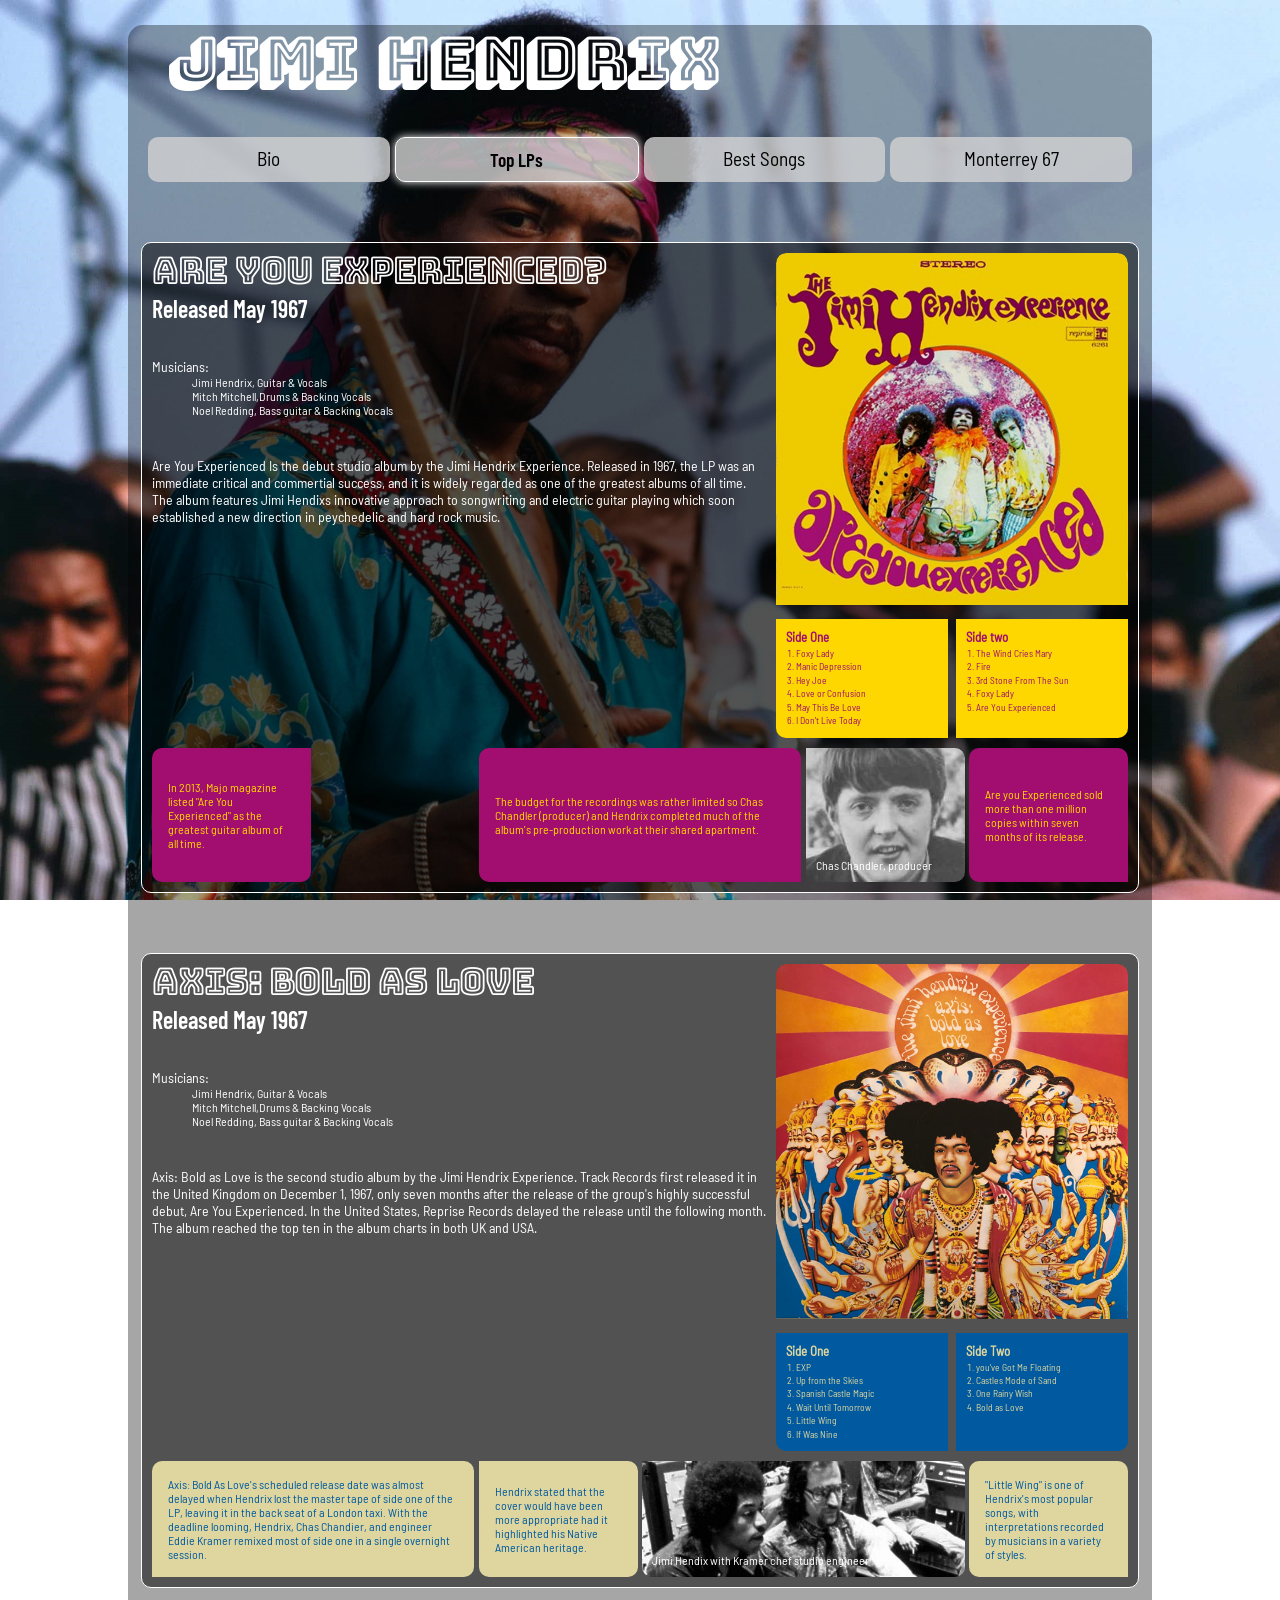
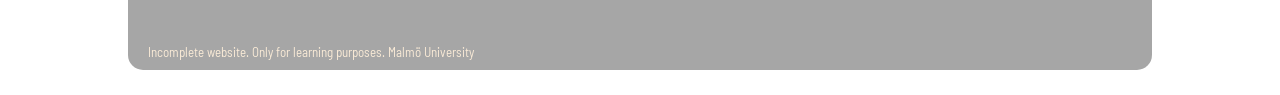
<file: index.html>
<!DOCTYPE html>
<html lang="en">

<head>
    <meta charset="UTF-8">
    <meta name="viewport" content="width=device-width, initial-scale=1.0">
    <link rel="stylesheet" href="index.css">
    <title>Jimi Hendrix</title>
</head>

<body>
    <!--WORD WRAP-->
    <main>

        <header>
            <div>
                <h1>JIMI HENDRIX</h1>
                <div>
                    <a href="#">Bio</a>
                    <a href="#">Top LPs</a>
                    <a href="#">Best Songs</a>
                    <a href="#">Monterrey 67</a>
                </div>
            </div>
        </header>
        <article class="album album-purple">
            <section >
                <div>
                    <h1>ARE YOU EXPERIENCED?</h1>
                    <h2>Released May 1967</h2>

                    <p>Musicians:</p>
                    <ul>
                        <li>Jimi Hendrix, Guitar & Vocals</li>
                        <li>Mitch Mitchell,Drums & Backing Vocals</li>
                        <li>Noel Redding, Bass guitar & Backing Vocals</li>
                    </ul>
                    <p>Are You Experienced Is the debut studio album by the Jimi Hendrix Experience. Released in 1967,
                        the LP was an immediate critical and commertial success, and it is widely regarded as one of the
                        greatest albums of all time. The album features Jimi Hendixs innovative approach to songwriting
                        and electric guitar playing which soon established a new direction in peychedelic and hard rock
                        music.</p>
                </div>
                <aside>
                    <div class="img-container">
                        <img src="images/the jimi.jpg">
                    </div>
                    
                    <nav>
                        <div>
                            <h3>Side One</h3>
                            <ol>
                                <li>Foxy Lady</li>
                                <li>Manic Depression</li>
                                <li>Hey Joe</li>
                                <li>Love or Confusion</li>
                                <li>May This Be Love</li>
                                <li>I Don't Live Today</li>
                            </ol>
                        </div>
                        <div>
                            <h3>Side two</h3>
                            <ol>
                                <li>The Wind Cries Mary</li>
                                <li>Fire</li>
                                <li>3rd Stone From The Sun</li>
                                <li>Foxy Lady</li>
                                <li>Are You Experienced</li>
                            </ol>
                        </div>
                    </nav>
                </aside>
            </section>
            <section>
                <div>
                    <p>
                        In 2013, Majo magazine listed "Are You Experienced" as the greatest guitar album of all time.
                    </p>
                </div>
                <div></div>
                <div>
                    <p>
                        The budget for the recordings was rather limited so Chas Chandler (producer) and Hendrix
                        completed much of the album's pre-production work at their shared apartment.
                    </p>
                </div>
                <div>
                    <p>
                        Chas Chandler, producer
                    </p>
                </div>
                <div>
                    <p>
                        Are you Experienced sold more than one million copies within seven months of its release.
                    </p>
                </div>
            </section>
        </article>

        <article class="album album-blue">
            <section>
                <div>
                    <h1>AXIS: BOLD AS LOVE</h1>
                    <h2>Released May 1967</h2>

                    <p>Musicians:</p>
                    <ul>
                        <li>Jimi Hendrix, Guitar & Vocals</li>
                        <li>Mitch Mitchell,Drums & Backing Vocals</li>
                        <li>Noel Redding, Bass guitar & Backing Vocals</li>
                    </ul>
                    <p>Axis: Bold as Love is the second studio album by the Jimi Hendrix Experience. Track Records first
                        released it in the United Kingdom on December 1, 1967, only seven months after the release of
                        the group's highly successful debut, Are You Experienced. In the United States, Reprise Records
                        delayed the release until the following month. The album reached the top ten in the album charts
                        in both UK and USA.</p>
                </div>
                <aside>
                    <div class="img-container2">
                        <img src="images/axisboldaslove2.jpg">
                    </div>
                    <nav>
                        <div>
                            <h3>Side One</h3>
                            <ol>
                                <li>EXP</li>
                                <li>Up from the Skies</li>
                                <li>Spanish Castle Magic </li>
                                <li>Wait Until Tomorrow</li>
                                <li>Little Wing</li>
                                <li>If Was Nine</li>
                            </ol>
                        </div>
                        <div>                    
                            <h3>Side Two</h3>
                            <ol>
                                <li>you've Got Me Floating</li>
                                <li>Castles Mode of Sand</li>
                                <li>One Rainy Wish</li>
                                <li>Bold as Love</li>
                            </ol>
                        </div>
                    </nav>
                </aside>
            </section>
            <section>
                <div>
                    <p>
                        Axis: Bold As Love's scheduled release date was almost delayed when Hendrix lost the master tape of
                        side one of the LP, leaving it in the back seat of a London taxi. With the deadline looming,
                        Hendrix, Chas Chandier, and engineer Eddie Kramer remixed most of side one in a single overnight
                        session.
                    </p>
                </div>
                <div>
                    <p>
                        Hendrix stated that the cover would have been more appropriate had it highlighted his Native
                        American heritage.
                    </p>
                </div>
                <div>
                    <p>
                        Jimi Hendix with Kramer chef studio engineer
                    </p>
                </div>
                <div>
                    <p>
                        "Little Wing" is one of Hendrix's most popular songs, with interpretations recorded by musicians in
                        a variety of styles.
                    </p>
                </div>
            </section>
        </article>
        <footer>Incomplete website. Only for learning purposes. Malmö University</footer>

    </main>
</body>

</html>
</file>
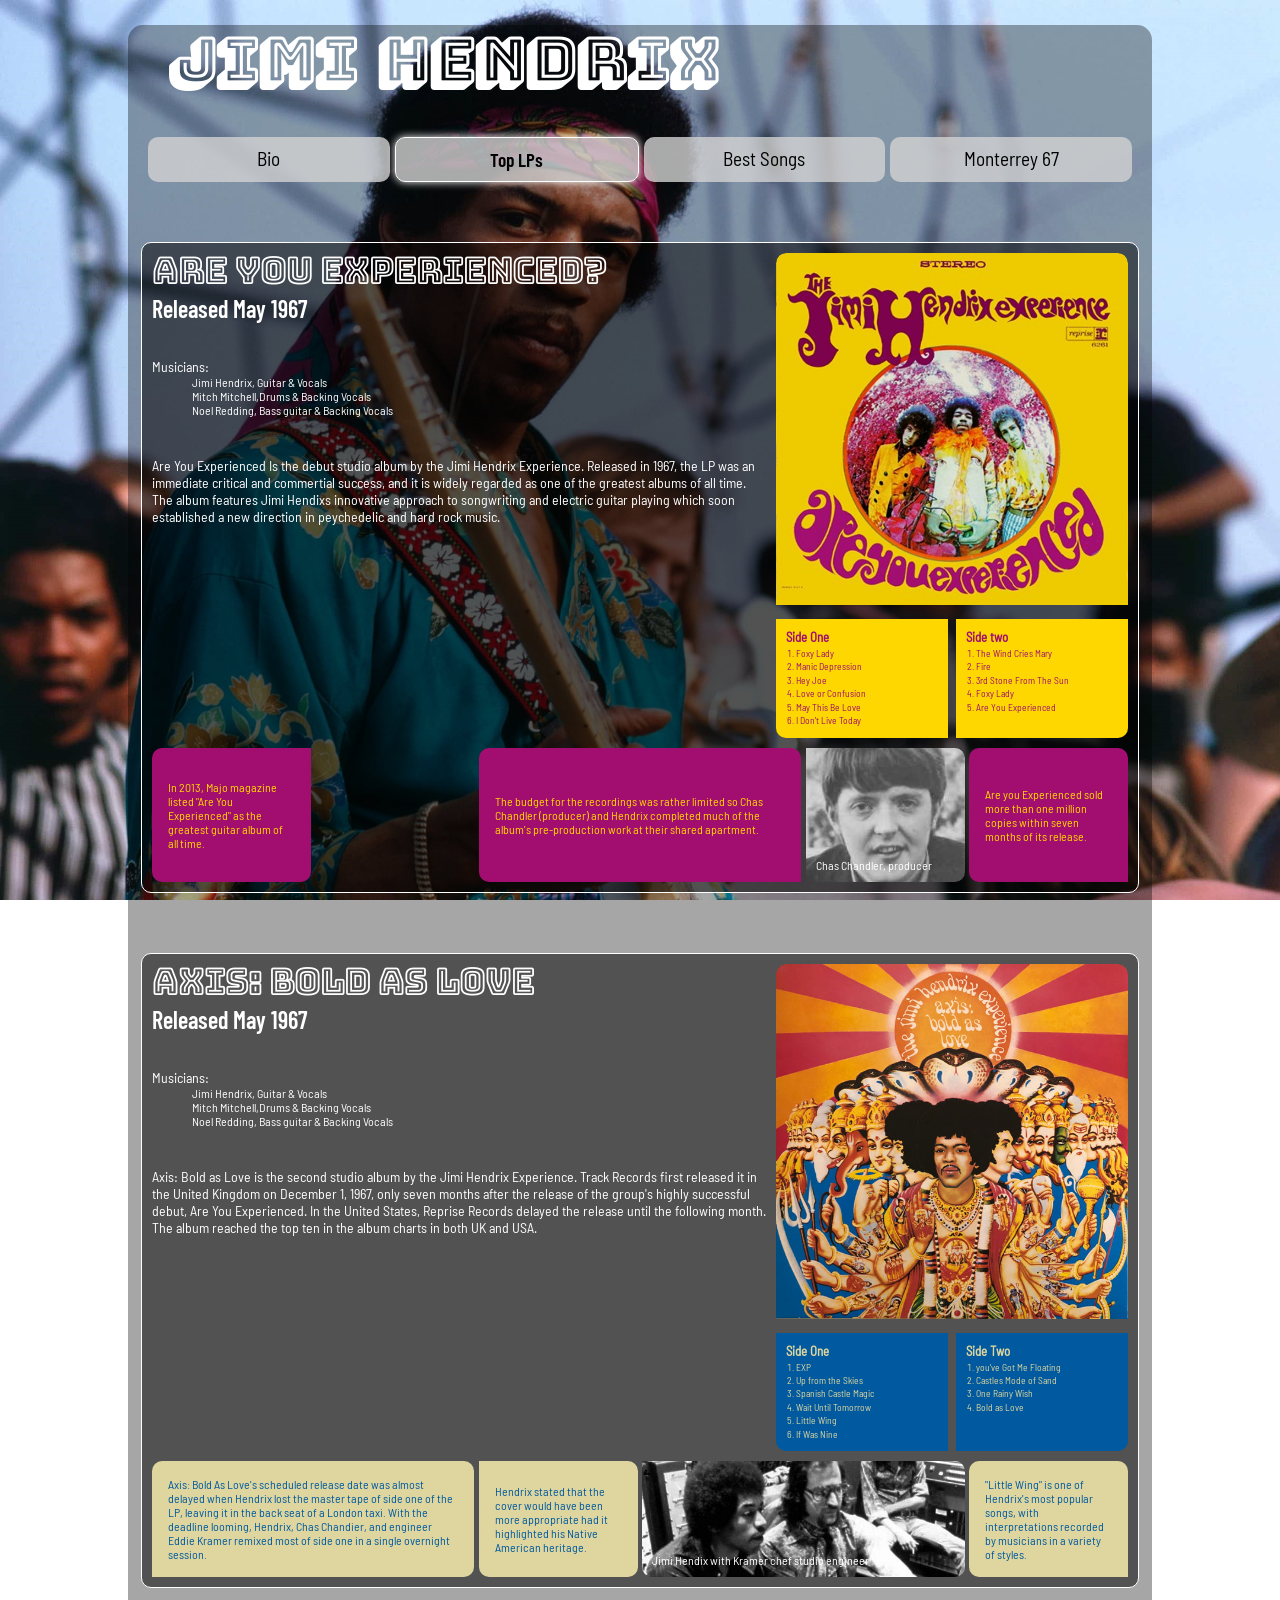
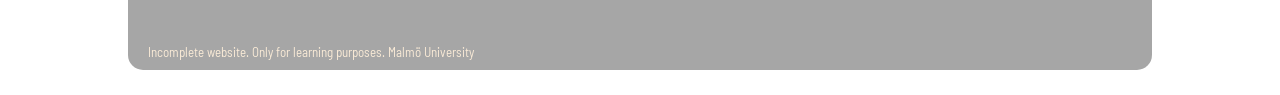
<file: Uppgift.html>
<!DOCTYPE html>
<html lang="en">

<head>
    <meta charset="UTF-8">
    <meta name="viewport" content="width=device-width, initial-scale=1.0">
    <link rel="stylesheet" href="uppgift.css">
    <title>Jimi Hendrix</title>
</head>

<body>
    <!--WORD WRAP-->
    <main>

        <header>
            <div>
                <h1>JIMI HENDRIX</h1>
                <div>
                    <a href="#">Bio</a>
                    <a href="#">Top LPs</a>
                    <a href="#">Best Songs</a>
                    <a href="#">Monterrey 67</a>
                </div>
            </div>
        </header>
        <article class="album album-purple">
            <section >
                <div>
                    <h1>ARE YOU EXPERIENCED?</h1>
                    <h2>Released May 1967</h2>

                    <p>Musicians:</p>
                    <ul>
                        <li>Jimi Hendrix, Guitar & Vocals</li>
                        <li>Mitch Mitchell,Drums & Backing Vocals</li>
                        <li>Noel Redding, Bass guitar & Backing Vocals</li>
                    </ul>
                    <p>Are You Experienced Is the debut studio album by the Jimi Hendrix Experience. Released in 1967,
                        the LP was an immediate critical and commertial success, and it is widely regarded as one of the
                        greatest albums of all time. The album features Jimi Hendixs innovative approach to songwriting
                        and electric guitar playing which soon established a new direction in peychedelic and hard rock
                        music.</p>
                </div>
                <aside>
                    <div class="img-container">
                        <img src="images/the jimi.jpg">
                    </div>
                    
                    <nav>
                        <div>
                            <h3>Side One</h3>
                            <ol>
                                <li>Foxy Lady</li>
                                <li>Manic Depression</li>
                                <li>Hey Joe</li>
                                <li>Love or Confusion</li>
                                <li>May This Be Love</li>
                                <li>I Don't Live Today</li>
                            </ol>
                        </div>
                        <div>
                            <h3>Side two</h3>
                            <ol>
                                <li>The Wind Cries Mary</li>
                                <li>Fire</li>
                                <li>3rd Stone From The Sun</li>
                                <li>Foxy Lady</li>
                                <li>Are You Experienced</li>
                            </ol>
                        </div>
                    </nav>
                </aside>
            </section>
            <section>
                <div>
                    <p>
                        In 2013, Majo magazine listed "Are You Experienced" as the greatest guitar album of all time.
                    </p>
                </div>
                <div></div>
                <div>
                    <p>
                        The budget for the recordings was rather limited so Chas Chandler (producer) and Hendrix
                        completed much of the album's pre-production work at their shared apartment.
                    </p>
                </div>
                <div>
                    <p>
                        Chas Chandler, producer
                    </p>
                </div>
                <div>
                    <p>
                        Are you Experienced sold more than one million copies within seven months of its release.
                    </p>
                </div>
            </section>
        </article>

        <article class="album album-blue">
            <section>
                <div>
                    <h1>AXIS: BOLD AS LOVE</h1>
                    <h2>Released May 1967</h2>

                    <p>Musicians:</p>
                    <ul>
                        <li>Jimi Hendrix, Guitar & Vocals</li>
                        <li>Mitch Mitchell,Drums & Backing Vocals</li>
                        <li>Noel Redding, Bass guitar & Backing Vocals</li>
                    </ul>
                    <p>Axis: Bold as Love is the second studio album by the Jimi Hendrix Experience. Track Records first
                        released it in the United Kingdom on December 1, 1967, only seven months after the release of
                        the group's highly successful debut, Are You Experienced. In the United States, Reprise Records
                        delayed the release until the following month. The album reached the top ten in the album charts
                        in both UK and USA.</p>
                </div>
                <aside>
                    <div class="img-container2">
                        <img src="images/axisboldaslove2.jpg">
                    </div>
                    <nav>
                        <div>
                            <h3>Side One</h3>
                            <ol>
                                <li>EXP</li>
                                <li>Up from the Skies</li>
                                <li>Spanish Castle Magic </li>
                                <li>Wait Until Tomorrow</li>
                                <li>Little Wing</li>
                                <li>If Was Nine</li>
                            </ol>
                        </div>
                        <div>                    
                            <h3>Side Two</h3>
                            <ol>
                                <li>you've Got Me Floating</li>
                                <li>Castles Mode of Sand</li>
                                <li>One Rainy Wish</li>
                                <li>Bold as Love</li>
                            </ol>
                        </div>
                    </nav>
                </aside>
            </section>
            <section>
                <div>
                    <p>
                        Axis: Bold As Love's scheduled release date was almost delayed when Hendrix lost the master tape of
                        side one of the LP, leaving it in the back seat of a London taxi. With the deadline looming,
                        Hendrix, Chas Chandier, and engineer Eddie Kramer remixed most of side one in a single overnight
                        session.
                    </p>
                </div>
                <div>
                    <p>
                        Hendrix stated that the cover would have been more appropriate had it highlighted his Native
                        American heritage.
                    </p>
                </div>
                <div>
                    <p>
                        Jimi Hendix with Kramer chef studio engineer
                    </p>
                </div>
                <div>
                    <p>
                        "Little Wing" is one of Hendrix's most popular songs, with interpretations recorded by musicians in
                        a variety of styles.
                    </p>
                </div>
            </section>
        </article>
        <footer>Incomplete website. Only for learning purposes. Malmö University</footer>

    </main>
</body>

</html>
</file>
<file: index.css>
/* RESET + VARIABLES */
* {
    box-sizing: border-box;
    margin: 0;
}

:root {
    --main-width: 80vw;
    --article-width: 78vw;

    --dark-bg: #00000080;
    --main-bg: #00000059;
    --link-bg: #d3d3d3cc;
    --link-hover: #0000008a;

    --purple: #a10e70;
    --gold: gold;
    --blue: #015a9f;
    --cream: hsl(51, 50%, 75%);
    --white: white;

    --radius: 10px;
    --font-size: 1rem;
}

/* FONTS */
@font-face {
    font-family: "BungeeOutline";
    src: url(fonts/Bungee_Outline/BungeeOutline-Regular.ttf);
}

@font-face {
    font-family: "Bungeeshade";
    src: url(fonts/Bungee_Shade/BungeeShade-Regular.ttf);
}


@font-face {
    font-family: "BarlowCondensed";
    src: url(fonts/Barlow_Condensed/BarlowCondensed-SemiBold.ttf);
}

@font-face {
    font-family: "Barlowsemicondensed";
    src: url(fonts/Barlow_Semi_Condensed/BarlowSemiCondensed-Regular.ttf);
}

/* GLOBAL */
body {
    max-width: 1200px;
    margin: auto;
    display: flex;
    flex-direction: column;
    align-items: center;
    background-image: url(images/background.jpg);
    background-size: cover;
    background-attachment: fixed;
}

p,
li,
h3,
a,
footer {
    font-family: "Barlowsemicondensed";
}

img {
    max-width: 100%;
    border-radius: var(--radius) var(--radius) 0 0;
}

a {
    flex: 1 1 10px;
    padding: 10px;
    border-radius: var(--radius);
    background-color: var(--link-bg);
    color: black;
    text-align: center;
    text-decoration: none;
    font-size: 1.2rem;
    cursor: pointer;
}

a:hover {
    background-color: var(--link-hover);
}

ol {
    padding-left: 10px;
    font-size: 0.6rem;
}

nav {
    display: flex;
    gap: 8px;
}

/* MAIN LAYOUT */
main {
    width: var(--main-width);
    margin: 25px;
    border-radius: 15px;
    background-color: var(--main-bg);
}

header {
    height: 100%;
    margin: auto;
    padding: 0 20px;
    border-radius: 30px;
}

header div h1 {
    position: relative;
    top: -20px;
    margin: 20px;
    color: var(--white);
    font-family: "BungeeShade";
    font-size: 60px;
}

header div div:nth-child(2) {
    display: flex;
    gap: 5px;
}


header div a:nth-child(2) {
    border: 1px solid var(--white);
    box-shadow: 0 0 8px var(--white);
    font-family: "BarlowCondensed";
}

header div a:nth-child(2):hover {
    background-color: var(--link-bg);
}

/* ARTICLES */
article {
    width: var(--article-width);
    margin: 60px 1vw 0;
    padding: 0 10px;
    border: 1px solid var(--white);
    border-radius: var(--radius);
    background-color: var(--dark-bg);
}

article h1 {
    margin: 8px 0 16px;
    color: var(--white);
    font-family: "BungeeOutline";
    font-size: 35px;
    line-height: 1.2;
}

article h2 {
    position: relative;
    top: -15px;
    margin-bottom: 20px;
    font-family: "BarlowCondensed";
}

article p {
    font-size: 14px;
}

article ul {
    padding: 0 40px 40px;
    list-style: none;
    font-size: 0.75rem;
}

article > section:first-child {
    display: flex;
    gap: 8px;
}

article > section:first-child > div {
    width: 70%;
    color: var(--white);
}

/* ASIDE + TRACK LISTS */
aside {
    width: 40%;
    display: grid;
    grid-template-rows: auto auto;
    gap: 10px;
    margin-top: 10px;
}

aside nav div {
    flex: 1 1 100px;
    padding: 10px;
    line-height: 1.4;
}

aside nav div:first-child {
    border-radius: 0 0 0 var(--radius);
}

aside nav div:nth-child(2) {
    border-radius: 0 0 var(--radius) 0;
}

aside nav h3 {
    font-size: 0.8rem;
}


.album-purple aside nav div {
    background-color: var(--gold);
    color: var(--purple);
}

.album-blue aside nav div {
    background-color: var(--blue);
    color: var(--cream);
}

/* FACT SECTIONS */

.album section:nth-child(2) {
    display: grid;
    grid-template-columns: repeat(6, 1fr);
    column-gap: 0.3rem;
    margin: 10px 0;
}

.album section:nth-child(2) div {
    display: flex;
    align-items: center;
    justify-content: center;
}

.album section:nth-child(2) p {
    font-size: 0.75rem;
}

.album-purple section:nth-child(2) p {
    color: var(--gold);
}

.album-blue section:nth-child(2) p {
    color: var(--blue);
}

.album-purple section:nth-child(2) div:nth-child(1),
.album-purple section:nth-child(2) div:nth-child(3),
.album-purple section:nth-child(2) div:nth-child(5) {
    padding: 2rem 1rem;
    background-color: var(--purple);
}

.album-blue section:nth-child(2) div {
    background-color: var(--cream);
}

.album-blue section:nth-child(2) div:nth-child(1),
.album-blue section:nth-child(2) div:nth-child(2),
.album-blue section:nth-child(2) div:nth-child(4) {
    padding: 1rem;
}

/* FACT CARD SHAPES */
.album-purple section:nth-child(2) div:nth-child(1) {
    border-radius: var(--radius) 0 var(--radius) var(--radius);
}

.album-purple section:nth-child(2) div:nth-child(3),
.album-purple section:nth-child(2) div:nth-child(5),
.album-blue section:nth-child(2) div:nth-child(4) {
    border-radius: var(--radius) var(--radius) 0 var(--radius);
}

.album-purple section:nth-child(2) div:nth-child(4),
.album-blue section:nth-child(2) div:nth-child(2),
.album-blue section:nth-child(2) div:nth-child(3) {
    border-radius: 0 var(--radius) var(--radius) var(--radius);
}

.album-blue section:nth-child(2) div:nth-child(1) {
    border-radius: var(--radius) var(--radius) var(--radius) 0;
}

/* FACT GRID POSITIONS */
.album-purple section:nth-child(2) div:nth-child(3) {
    grid-column: 3 / 5;
}

.album-blue section:nth-child(2) div:nth-child(1) {
    grid-column: 1 / 3;
}

.album-blue section:nth-child(2) div:nth-child(3) {
    grid-column: 4 / 6;
}

/* IMAGE FACT CARDS */
.album-purple section:nth-child(2) div:nth-child(4),
.album-blue section:nth-child(2) div:nth-child(3) {
    background-position: center;
    background-size: cover;
    align-items: flex-end;
    justify-content: flex-start;
}

.album-purple section:nth-child(2) div:nth-child(4) {
    background-image: url(images/oldimage.jpg);
}

.album-blue section:nth-child(2) div:nth-child(3) {
    background-image: url(images/Jimistudio.jpg);

}
.album-purple section:nth-child(2) div:nth-child(4) p,
.album-blue section:nth-child(2) div:nth-child(3) p {
    padding: 10px;
    color: var(--white);
}

.album-purple section:nth-child(2) div:nth-child(4) p {
    width: 90%;
}

footer {
    margin-top: 1rem;
    padding: 40px 0 10px 20px;
    color: antiquewhite;
    font-size: 13px;
}

/*DESKTOP IMAGE HOVER */
@media(min-width:800px) {
    .img-container,
    .img-container2 {
        position: relative;
        grid-column: 1;
        grid-row: 1;
        max-width: 100%;
        height: auto;
        overflow: hidden;
        border-radius: var(--radius) var(--radius) 0 0;
    }

    .img-container::before,
    .img-container2::before{
        content: "";
        position: absolute;
        inset: 0;
        background-size: cover;
        opacity: 0;
        transition: opacity 0.3s ease-in;
    }

    .img-container::before {
        background-image: url(images/images.jpeg);
    }

    .img-container2::before {
        background-image: url(images/new2.webp);
    }

    .img-container:hover::before,
    .img-container2:hover::before {
        opacity: 1;
    }

    .img-container img,
    .img-container2 img {
        width: 100%;
        height: auto;
        transition: opacity 1s ease-in;
    }
}

/*Tablet*/
@media (min-width:500px) and (max-width:800px) {
    body {
        background-color: aliceblue;
        background-image: none;
    }

    header div h1 {
        margin-top: 30px;
        margin-bottom: 30px;
        text-align: center;
        line-height: 70px;
    }

    article > section:first-child {
        flex-direction: column-reverse;
        justify-content: center;
    }

    article > section:first-child > div {
        width: 100%;
    }
    
    article ul {
        font-size: 12px;
    }

    aside {
        width: auto;
        grid-template-columns: 60% 37%;
    }

    aside nav {
        flex-direction: column;
    }

    img {
        border-radius: var(--radius) 0 0 var(--radius);
    }

    .album section:nth-child(2) div {
        margin: 2px 0;
    }

    .album-purple section:nth-child(2) {
        grid-template-columns: repeat(3, auto);
        grid-template-rows: repeat(2, auto);
    }

    .album-purple section:nth-child(2) div:nth-child(4) {
        grid-column: 2/3;
    }

    .album-purple section:nth-child(2) div:nth-child(5) {
        grid-column: 3/4;
    }

    .album-blue h1 {
        font-size: 30px;
    }

    .album-blue section:nth-child(2) {
        grid-template-columns: repeat(4, auto);
        grid-template-rows: repeat(2, auto);
    }

    .album-blue section:nth-child(2) div:nth-child(1) {
        grid-column: 1/3;
        grid-row: 1;
    }

    .album-blue section:nth-child(2) div:nth-child(3) {
        grid-column: 2/4;
        grid-row: 2;
    }

    .album-blue section:nth-child(2) div:nth-child(4) {
        grid-column: 4/5;
        grid-row: 2;
    }
}

/*MOBILE */
@media(max-width:506px) {
    body {
        background-image: url(images/backgroundmedia2.jpeg);
        background-position: bottom;
    }

    main {
        width: 100vw;
        max-width: 100%;
        background-color: transparent;
    }

    header{
        padding: 0 10px;
    }

    header div h1 {
        width: 80vw;
        margin: 0 30px 0 0;
        text-align: center;
        font-size: 45px;
        line-height: 80px;
    }

    a {
        margin: 20px 0;
        padding: 10px;
        font-size: 12px;
    }

    article {
        width: 91vw;
        margin: 30px auto 0;
    }

    article h1 {
        width: 50%;
        margin-bottom: 30px;
        line-height: 1.2;
    }

    article > section:first-child {
        flex-direction: column-reverse;
    }

    article > section:first-child > div,
    aside {
        width: 100%;
    }

    .album-blue h1 {
        width: 100%;
    }

    .album section:nth-child(2) div {
        margin: 2px 0;
    }

    .album-purple section:nth-child(2) {
        grid-template-columns: repeat(3, 1fr);

    }

    .album-purple section:nth-child(2) div:nth-child(2) {
        grid-column: 1;
        grid-row: 2;
    }

    .album-purple section:nth-child(2) div:nth-child(3) {
        grid-column: 2/4;
        grid-row: 1;
    }

    .album-purple section:nth-child(2) div:nth-child(4) {
        grid-column: 2 /3;
        grid-row: 2;
    }

    .album-blue section:nth-child(2) {
        grid-template-columns: repeat(4, auto);
    }

    .album-blue section:nth-child(2) div:nth-child(1) {
        grid-column: 1/4;
    }

    .album-blue section:nth-child(2) div:nth-child(2) {
        grid-column: 4/5;
    }

    .album-blue section:nth-child(2) div:nth-child(3) {
        grid-column: 1/4;
        grid-row: 2;
    }

    .album-blue section:nth-child(2) div:nth-child(4) {
        grid-column: 4/5;
        grid-row: 2;
    }
}

/* RESPONSIVE FONT TUNING */
@media(min-width: 800px) and (max-width: 900px) {
    header div h1 {
        font-size: 3em;
    }

    article h1 {
        font-size: calc(1.5 * var(--font-size));
    }

    article p {
        font-size: 0.75rem;
    }

    aside nav h3 {
        font-size: 0.7rem;
    }

    ol {
        font-size: 0.55rem;
    }

    .album section:nth-child(2) p {
        font-size: 0.65rem;
    }
}

@media(min-width: 900px) and (max-width: 1200px){
    header div h1{
        font-size: calc( 80vw *0.06);
    }

    a{
        font-size: calc( 1vw * 1.8);
    }

    article h1{
    font-size: calc( 1vw * 3)
    }

    article p {
        font-size: calc( 1vw * 1.35);
    }

    article ul{
        font-size: calc( 1vw * 1.15);
    }

    aside nav h3 {
        font-size: calc(1vw * 1.2);
    }  

    ol {
        font-size: calc(1vw * 0.9);
    }

    .album section:nth-child(2) p {
        font-size: calc(1vw * 1.14);
    }

    footer {
        font-size: calc(1vw * 1 );
    }
}
</file>
<file: uppgift.css>
/* RESET + VARIABLES */
* {
    box-sizing: border-box;
    margin: 0;
}

:root {
    --main-width: 80vw;
    --article-width: 78vw;

    --dark-bg: #00000080;
    --main-bg: #00000059;
    --link-bg: #d3d3d3cc;
    --link-hover: #0000008a;

    --purple: #a10e70;
    --gold: gold;
    --blue: #015a9f;
    --cream: hsl(51, 50%, 75%);
    --white: white;

    --radius: 10px;
    --font-size: 1rem;
}

/* FONTS */
@font-face {
    font-family: "BungeeOutline";
    src: url(fonts/Bungee_Outline/BungeeOutline-Regular.ttf);
}

@font-face {
    font-family: "Bungeeshade";
    src: url(fonts/Bungee_Shade/BungeeShade-Regular.ttf);
}


@font-face {
    font-family: "BarlowCondensed";
    src: url(fonts/Barlow_Condensed/BarlowCondensed-SemiBold.ttf);
}

@font-face {
    font-family: "Barlowsemicondensed";
    src: url(fonts/Barlow_Semi_Condensed/BarlowSemiCondensed-Regular.ttf);
}

/* GLOBAL */
body {
    max-width: 1200px;
    margin: auto;
    display: flex;
    flex-direction: column;
    align-items: center;
    background-image: url(images/background.jpg);
    background-size: cover;
    background-attachment: fixed;
}

p,
li,
h3,
a,
footer {
    font-family: "Barlowsemicondensed";
}

img {
    max-width: 100%;
    border-radius: var(--radius) var(--radius) 0 0;
}

a {
    flex: 1 1 10px;
    padding: 10px;
    border-radius: var(--radius);
    background-color: var(--link-bg);
    color: black;
    text-align: center;
    text-decoration: none;
    font-size: 1.2rem;
    cursor: pointer;
}

a:hover {
    background-color: var(--link-hover);
}

ol {
    padding-left: 10px;
    font-size: 0.6rem;
}

nav {
    display: flex;
    gap: 8px;
}

/* MAIN LAYOUT */
main {
    width: var(--main-width);
    margin: 25px;
    border-radius: 15px;
    background-color: var(--main-bg);
}

header {
    height: 100%;
    margin: auto;
    padding: 0 20px;
    border-radius: 30px;
}

header div h1 {
    position: relative;
    top: -20px;
    margin: 20px;
    color: var(--white);
    font-family: "BungeeShade";
    font-size: 60px;
}

header div div:nth-child(2) {
    display: flex;
    gap: 5px;
}


header div a:nth-child(2) {
    border: 1px solid var(--white);
    box-shadow: 0 0 8px var(--white);
    font-family: "BarlowCondensed";
}

header div a:nth-child(2):hover {
    background-color: var(--link-bg);
}

/* ARTICLES */
article {
    width: var(--article-width);
    margin: 60px 1vw 0;
    padding: 0 10px;
    border: 1px solid var(--white);
    border-radius: var(--radius);
    background-color: var(--dark-bg);
}

article h1 {
    margin: 8px 0 16px;
    color: var(--white);
    font-family: "BungeeOutline";
    font-size: 35px;
    line-height: 1.2;
}

article h2 {
    position: relative;
    top: -15px;
    margin-bottom: 20px;
    font-family: "BarlowCondensed";
}

article p {
    font-size: 14px;
}

article ul {
    padding: 0 40px 40px;
    list-style: none;
    font-size: 0.75rem;
}

article > section:first-child {
    display: flex;
    gap: 8px;
}

article > section:first-child > div {
    width: 70%;
    color: var(--white);
}

/* ASIDE + TRACK LISTS */
aside {
    width: 40%;
    display: grid;
    grid-template-rows: auto auto;
    gap: 10px;
    margin-top: 10px;
}

aside nav div {
    flex: 1 1 100px;
    padding: 10px;
    line-height: 1.4;
}

aside nav div:first-child {
    border-radius: 0 0 0 var(--radius);
}

aside nav div:nth-child(2) {
    border-radius: 0 0 var(--radius) 0;
}

aside nav h3 {
    font-size: 0.8rem;
}


.album-purple aside nav div {
    background-color: var(--gold);
    color: var(--purple);
}

.album-blue aside nav div {
    background-color: var(--blue);
    color: var(--cream);
}

/* FACT SECTIONS */

.album section:nth-child(2) {
    display: grid;
    grid-template-columns: repeat(6, 1fr);
    column-gap: 0.3rem;
    margin: 10px 0;
}

.album section:nth-child(2) div {
    display: flex;
    align-items: center;
    justify-content: center;
}

.album section:nth-child(2) p {
    font-size: 0.75rem;
}

.album-purple section:nth-child(2) p {
    color: var(--gold);
}

.album-blue section:nth-child(2) p {
    color: var(--blue);
}

.album-purple section:nth-child(2) div:nth-child(1),
.album-purple section:nth-child(2) div:nth-child(3),
.album-purple section:nth-child(2) div:nth-child(5) {
    padding: 2rem 1rem;
    background-color: var(--purple);
}

.album-blue section:nth-child(2) div {
    background-color: var(--cream);
}

.album-blue section:nth-child(2) div:nth-child(1),
.album-blue section:nth-child(2) div:nth-child(2),
.album-blue section:nth-child(2) div:nth-child(4) {
    padding: 1rem;
}

/* FACT CARD SHAPES */
.album-purple section:nth-child(2) div:nth-child(1) {
    border-radius: var(--radius) 0 var(--radius) var(--radius);
}

.album-purple section:nth-child(2) div:nth-child(3),
.album-purple section:nth-child(2) div:nth-child(5),
.album-blue section:nth-child(2) div:nth-child(4) {
    border-radius: var(--radius) var(--radius) 0 var(--radius);
}

.album-purple section:nth-child(2) div:nth-child(4),
.album-blue section:nth-child(2) div:nth-child(2),
.album-blue section:nth-child(2) div:nth-child(3) {
    border-radius: 0 var(--radius) var(--radius) var(--radius);
}

.album-blue section:nth-child(2) div:nth-child(1) {
    border-radius: var(--radius) var(--radius) var(--radius) 0;
}

/* FACT GRID POSITIONS */
.album-purple section:nth-child(2) div:nth-child(3) {
    grid-column: 3 / 5;
}

.album-blue section:nth-child(2) div:nth-child(1) {
    grid-column: 1 / 3;
}

.album-blue section:nth-child(2) div:nth-child(3) {
    grid-column: 4 / 6;
}

/* IMAGE FACT CARDS */
.album-purple section:nth-child(2) div:nth-child(4),
.album-blue section:nth-child(2) div:nth-child(3) {
    background-position: center;
    background-size: cover;
    align-items: flex-end;
    justify-content: flex-start;
}

.album-purple section:nth-child(2) div:nth-child(4) {
    background-image: url(images/oldimage.jpg);
}

.album-blue section:nth-child(2) div:nth-child(3) {
    background-image: url(images/Jimistudio.jpg);

}
.album-purple section:nth-child(2) div:nth-child(4) p,
.album-blue section:nth-child(2) div:nth-child(3) p {
    padding: 10px;
    color: var(--white);
}

.album-purple section:nth-child(2) div:nth-child(4) p {
    width: 90%;
}

footer {
    margin-top: 1rem;
    padding: 40px 0 10px 20px;
    color: antiquewhite;
    font-size: 13px;
}

/*DESKTOP IMAGE HOVER */
@media(min-width:800px) {
    .img-container,
    .img-container2 {
        position: relative;
        grid-column: 1;
        grid-row: 1;
        max-width: 100%;
        height: auto;
        overflow: hidden;
        border-radius: var(--radius) var(--radius) 0 0;
    }

    .img-container::before,
    .img-container2::before{
        content: "";
        position: absolute;
        inset: 0;
        background-size: cover;
        opacity: 0;
        transition: opacity 0.3s ease-in;
    }

    .img-container::before {
        background-image: url(images/images.jpeg);
    }

    .img-container2::before {
        background-image: url(images/new2.webp);
    }

    .img-container:hover::before,
    .img-container2:hover::before {
        opacity: 1;
    }

    .img-container img,
    .img-container2 img {
        width: 100%;
        height: auto;
        transition: opacity 1s ease-in;
    }
}

/*Tablet*/
@media (min-width:500px) and (max-width:800px) {
    body {
        background-color: aliceblue;
        background-image: none;
    }

    header div h1 {
        margin-top: 30px;
        margin-bottom: 30px;
        text-align: center;
        line-height: 70px;
    }

    article > section:first-child {
        flex-direction: column-reverse;
        justify-content: center;
    }

    article > section:first-child > div {
        width: 100%;
    }
    
    article ul {
        font-size: 12px;
    }

    aside {
        width: auto;
        grid-template-columns: 60% 37%;
    }

    aside nav {
        flex-direction: column;
    }

    img {
        border-radius: var(--radius) 0 0 var(--radius);
    }

    .album section:nth-child(2) div {
        margin: 2px 0;
    }

    .album-purple section:nth-child(2) {
        grid-template-columns: repeat(3, auto);
        grid-template-rows: repeat(2, auto);
    }

    .album-purple section:nth-child(2) div:nth-child(4) {
        grid-column: 2/3;
    }

    .album-purple section:nth-child(2) div:nth-child(5) {
        grid-column: 3/4;
    }

    .album-blue h1 {
        font-size: 30px;
    }

    .album-blue section:nth-child(2) {
        grid-template-columns: repeat(4, auto);
        grid-template-rows: repeat(2, auto);
    }

    .album-blue section:nth-child(2) div:nth-child(1) {
        grid-column: 1/3;
        grid-row: 1;
    }

    .album-blue section:nth-child(2) div:nth-child(3) {
        grid-column: 2/4;
        grid-row: 2;
    }

    .album-blue section:nth-child(2) div:nth-child(4) {
        grid-column: 4/5;
        grid-row: 2;
    }
}

/*MOBILE */
@media(max-width:506px) {
    body {
        background-image: url(images/backgroundmedia2.jpeg);
        background-position: bottom;
    }

    main {
        width: 100vw;
        max-width: 100%;
        background-color: transparent;
    }

    header{
        padding: 0 10px;
    }

    header div h1 {
        width: 80vw;
        margin: 0 30px 0 0;
        text-align: center;
        font-size: 45px;
        line-height: 80px;
    }

    a {
        margin: 20px 0;
        padding: 10px;
        font-size: 12px;
    }

    article {
        width: 91vw;
        margin: 30px auto 0;
    }

    article h1 {
        width: 50%;
        margin-bottom: 30px;
        line-height: 1.2;
    }

    article > section:first-child {
        flex-direction: column-reverse;
    }

    article > section:first-child > div,
    aside {
        width: 100%;
    }

    .album-blue h1 {
        width: 100%;
    }

    .album section:nth-child(2) div {
        margin: 2px 0;
    }

    .album-purple section:nth-child(2) {
        grid-template-columns: repeat(3, 1fr);

    }

    .album-purple section:nth-child(2) div:nth-child(2) {
        grid-column: 1;
        grid-row: 2;
    }

    .album-purple section:nth-child(2) div:nth-child(3) {
        grid-column: 2/4;
        grid-row: 1;
    }

    .album-purple section:nth-child(2) div:nth-child(4) {
        grid-column: 2 /3;
        grid-row: 2;
    }

    .album-blue section:nth-child(2) {
        grid-template-columns: repeat(4, auto);
    }

    .album-blue section:nth-child(2) div:nth-child(1) {
        grid-column: 1/4;
    }

    .album-blue section:nth-child(2) div:nth-child(2) {
        grid-column: 4/5;
    }

    .album-blue section:nth-child(2) div:nth-child(3) {
        grid-column: 1/4;
        grid-row: 2;
    }

    .album-blue section:nth-child(2) div:nth-child(4) {
        grid-column: 4/5;
        grid-row: 2;
    }
}

/* RESPONSIVE FONT TUNING */
@media(min-width: 800px) and (max-width: 900px) {
    header div h1 {
        font-size: 3em;
    }

    article h1 {
        font-size: calc(1.5 * var(--font-size));
    }

    article p {
        font-size: 0.75rem;
    }

    aside nav h3 {
        font-size: 0.7rem;
    }

    ol {
        font-size: 0.55rem;
    }

    .album section:nth-child(2) p {
        font-size: 0.65rem;
    }
}

@media(min-width: 900px) and (max-width: 1200px){
    header div h1{
        font-size: calc( 80vw *0.06);
    }

    a{
        font-size: calc( 1vw * 1.8);
    }

    article h1{
    font-size: calc( 1vw * 3)
    }

    article p {
        font-size: calc( 1vw * 1.35);
    }

    article ul{
        font-size: calc( 1vw * 1.15);
    }

    aside nav h3 {
        font-size: calc(1vw * 1.2);
    }  

    ol {
        font-size: calc(1vw * 0.9);
    }

    .album section:nth-child(2) p {
        font-size: calc(1vw * 1.14);
    }

    footer {
        font-size: calc(1vw * 1 );
    }
}
</file>
